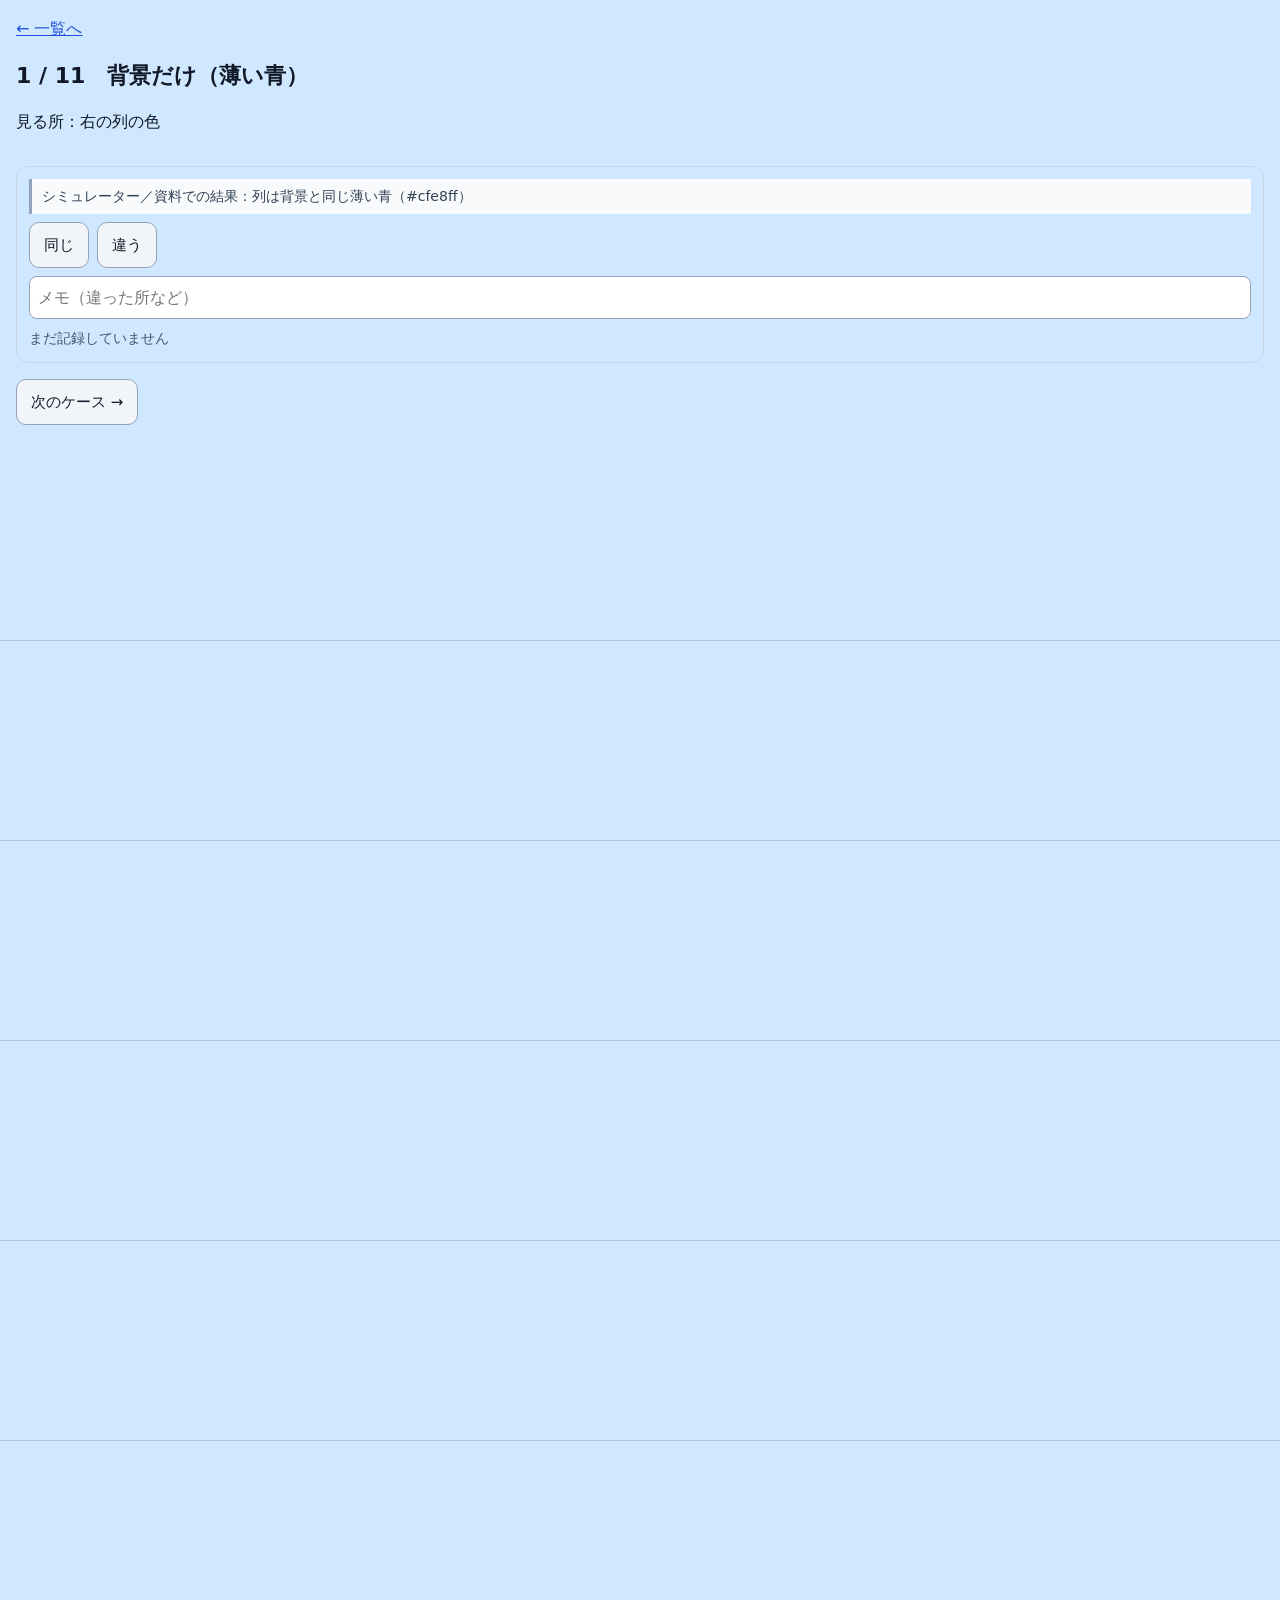
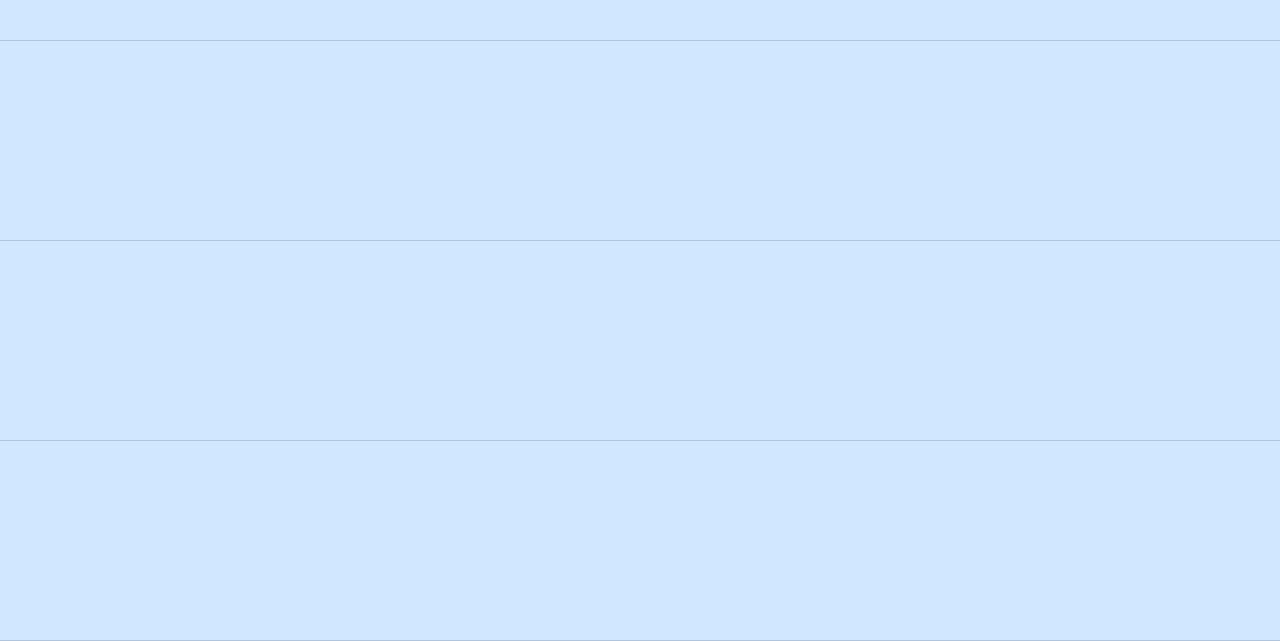
<file: column.html>
<!doctype html>
<html lang="ja">
<head>
<meta charset="utf-8">
<meta name="viewport" content="width=device-width, initial-scale=1">
<script>
  // theme-color のケースだけ、読み込みの時点で meta を足す。
  if (new URLSearchParams(location.search).get("case") === "theme") document.write('<meta name="theme-color" content="#ff0000">');
</script>
<title>Duo 列の色</title>
<link rel="stylesheet" href="lab.css">
<style>
  /* 試すための fixed の要素。ケースごとに JS で出す。 */
  .t-header { position: fixed; z-index: 10; top: 0; left: 0; right: 0; height: 56px; background: #0a7d4f; }
  .t-strip { position: fixed; z-index: 10; top: 0; bottom: 0; right: 0; background: #0a7d4f; }
  .t-sheet { position: fixed; z-index: 10; top: 0; right: 0; bottom: 0; width: 300px; transform: translateX(100%); transition: transform 4s linear; box-shadow: -8px 0 24px rgba(0, 0, 0, .35); }
  .t-sheet.in { transform: none; }
  dialog.t-dialog::backdrop { background: rgba(0, 0, 0, .5); }
  /* 上の帯の分だけ下げて、操作の欄が帯に隠れないようにする。 */
  .pad-top { padding-top: 64px; }
</style>
</head>
<body>
<main id="main">
  <p><a href="index.html">← 一覧へ</a></p>
  <h1 id="title">右の列の色</h1>
  <p id="look"></p>
  <div class="row" id="actions"></div>
  <div id="obs"></div>
  <div class="row" id="nav"></div>
</main>
<div class="filler"></div>
<script type="module">
  import { observationBlock } from "./lab.js";

  const solid = "#ff00ff";
  const CASES = [
    { id: "bg-blue", title: "背景だけ（薄い青）", look: "右の列の色", sim: "列は背景と同じ薄い青（#cfe8ff）", setup: () => setBg("#cfe8ff") },
    { id: "bg-black", title: "背景だけ（黒）", look: "右の列の色", sim: "列は背景と同じ黒（#111111）", setup: () => setBg("#111111", "#eeeeee") },
    { id: "theme", title: "theme-color を赤にする", look: "列や上下に赤が出るか", sim: "効かない（列は白のまま）", setup: () => setBg("#ffffff") },
    { id: "header", title: "上端に全幅の fixed のヘッダー（緑）", look: "ヘッダーが列の手前で切れるか、列の色", sim: "列は白のまま。ヘッダーは列の手前でぷつりと切れる", setup: () => { setBg("#ffffff"); add("div", "t-header"); padTop(); } },
    { id: "strip-6", title: "右端に全高の fixed の帯（幅 6px・緑）", look: "列の全高が緑になるか", sim: "列の全高が緑", setup: () => strip(6, "100%") },
    { id: "strip-5", title: "右端に全高の fixed の帯（幅 5px・緑）", look: "列が緑になるか", sim: "効かない（列は白のまま）", setup: () => strip(5, "100%") },
    { id: "strip-half", title: "右端に高さ半分の fixed の帯（幅 12px・緑）", look: "列が緑になるか", sim: "効かない（列は白のまま）", setup: () => strip(12, "50%") },
    { id: "header-strip", title: "赤いヘッダー＋右端に 12px の緑の帯", look: "列の上の部分（ヘッダーの横）の色", sim: "列は上から下まで緑。ヘッダーの横も緑", setup: () => { setBg("#ffffff"); add("div", "t-header").style.background = "#b91c1c"; strip(12, "100%", false); padTop(); } },
    { id: "dialog", title: "<dialog> を開く（覆いは黒の 50%）", look: "列も暗くなるか", sim: "列もページと同じだけ暗くなる（白なら #7f7f7f）", action: ["開く", () => openDialog()], setup: () => setBg("#ffffff") },
    { id: "sheet-solid", title: "単色の fixed のシートを右から出す（4 秒）", look: "動いている間と、止まった瞬間の、列と下の帯（アドレスバーの裏）の色", sim: "動いている間は列も下の帯も背景色のまま。止まった瞬間に、列の全高と下の帯（全幅）がマゼンタに変わる", action: ["シートを出す", () => slide(solid)], setup: () => setBg("#111111", "#eeeeee") },
    { id: "sheet-gradient", title: "グラデーションの fixed のシートを右から出す", look: "止まった後の列の色", sim: "列は背景色のまま", action: ["シートを出す", () => slide("linear-gradient(180deg, #ff00ff, #00ffff)")], setup: () => setBg("#111111", "#eeeeee") },
  ];

  function setBg(color, ink = "#111827") {
    document.documentElement.style.background = color;
    document.body.style.color = ink;
  }
  function add(tag, className) {
    const el = document.createElement(tag);
    el.className = className;
    document.body.append(el);
    return el;
  }
  function padTop() { document.getElementById("main").classList.add("pad-top"); }
  function strip(width, height, white = true) {
    if (white) setBg("#ffffff");
    const el = add("div", "t-strip");
    el.style.width = `${width}px`;
    if (height !== "100%") Object.assign(el.style, { top: "auto", height });
  }
  function openDialog() {
    const dialog = add("dialog", "t-dialog");
    dialog.textContent = "覆いの外をタップすると閉じます";
    dialog.addEventListener("click", () => dialog.close());
    dialog.showModal();
  }
  function slide(background) {
    const sheet = add("div", "t-sheet");
    sheet.style.background = background;
    sheet.addEventListener("click", () => sheet.remove());
    requestAnimationFrame(() => requestAnimationFrame(() => sheet.classList.add("in")));
  }

  const id = new URLSearchParams(location.search).get("case") ?? CASES[0].id;
  const index = Math.max(0, CASES.findIndex((c) => c.id === id));
  const current = CASES[index];
  document.getElementById("title").textContent = `${index + 1} / ${CASES.length}　${current.title}`;
  document.getElementById("look").textContent = `見る所：${current.look}`;
  current.setup();
  if (current.action) {
    const button = document.createElement("button");
    button.type = "button";
    button.textContent = current.action[0];
    button.addEventListener("click", current.action[1]);
    document.getElementById("actions").append(button);
  }
  observationBlock(document.getElementById("obs"), `column:${current.id}`, current.sim);
  const nav = document.getElementById("nav");
  if (index > 0) nav.insertAdjacentHTML("beforeend", `<a class="button" href="column.html?case=${CASES[index - 1].id}">← 前のケース</a>`);
  if (index < CASES.length - 1) nav.insertAdjacentHTML("beforeend", `<a class="button" href="column.html?case=${CASES[index + 1].id}">次のケース →</a>`);
</script>
</body>
</html>
</file>
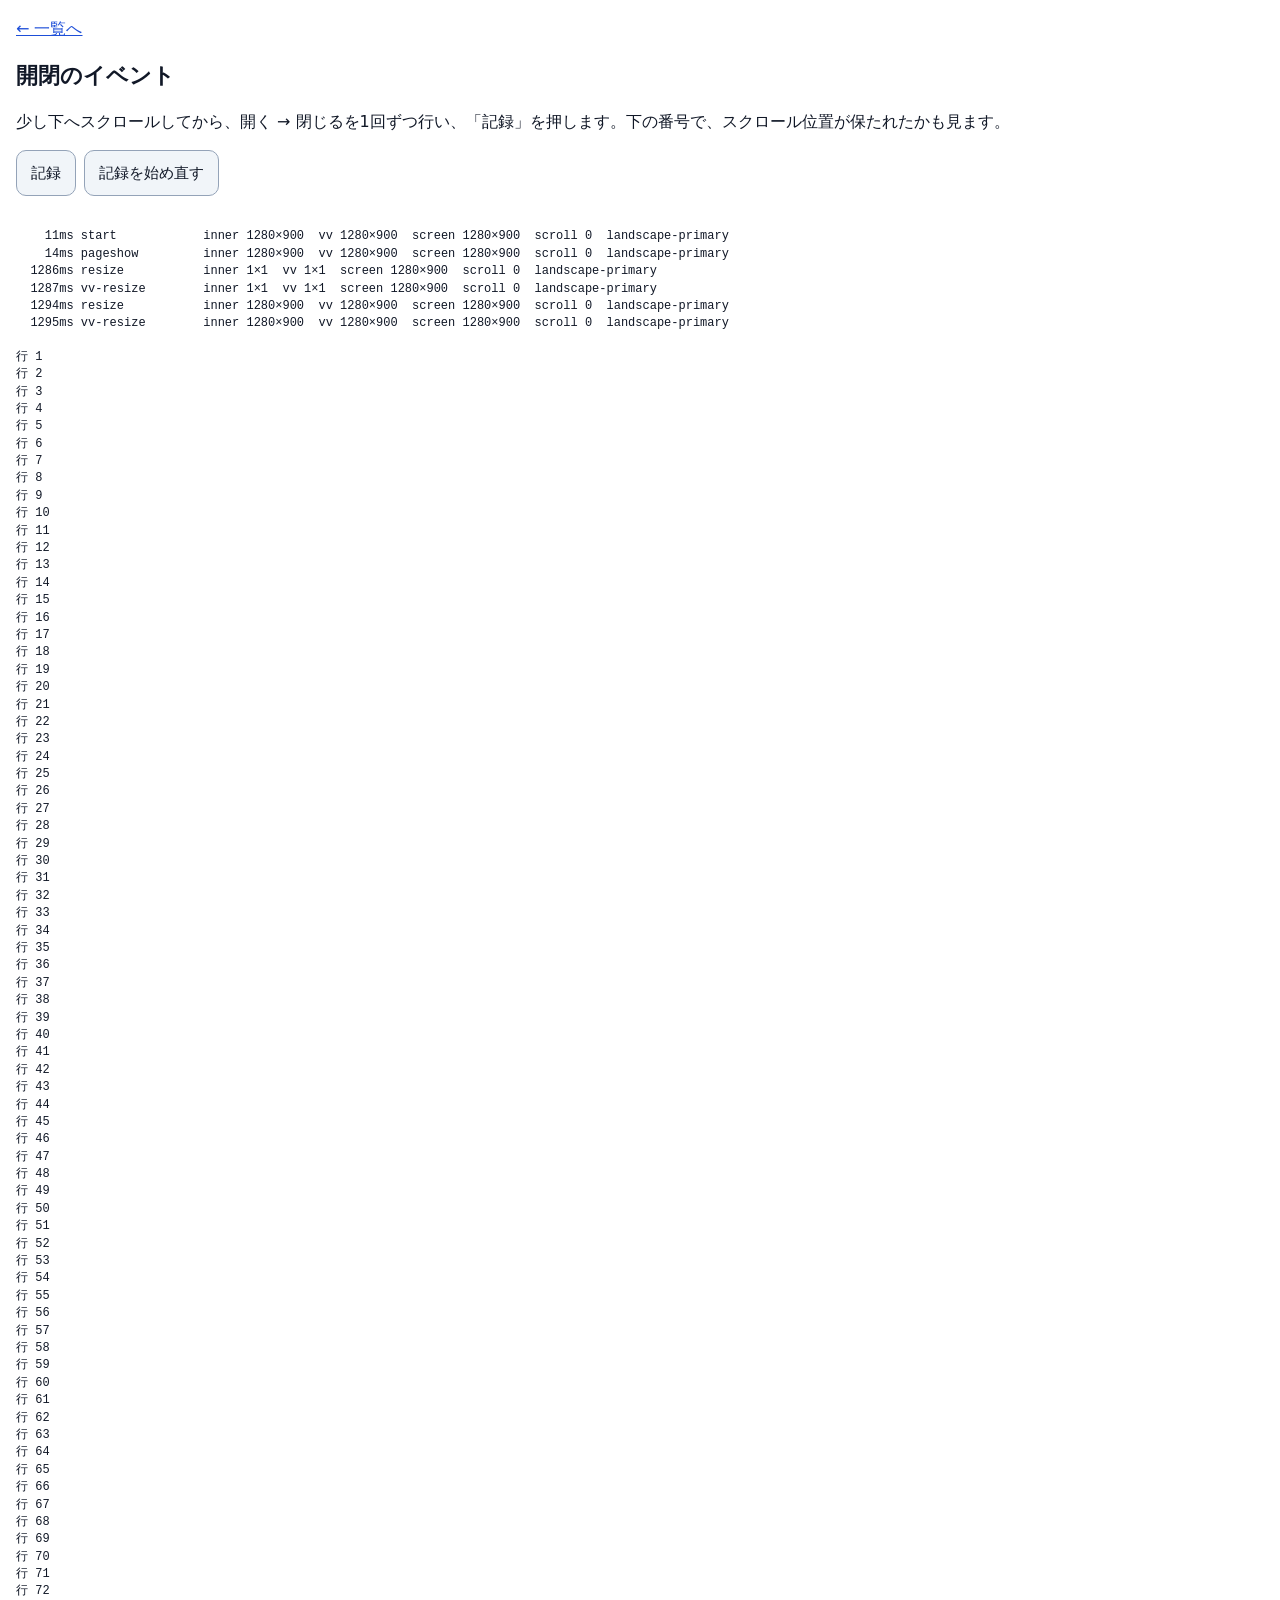
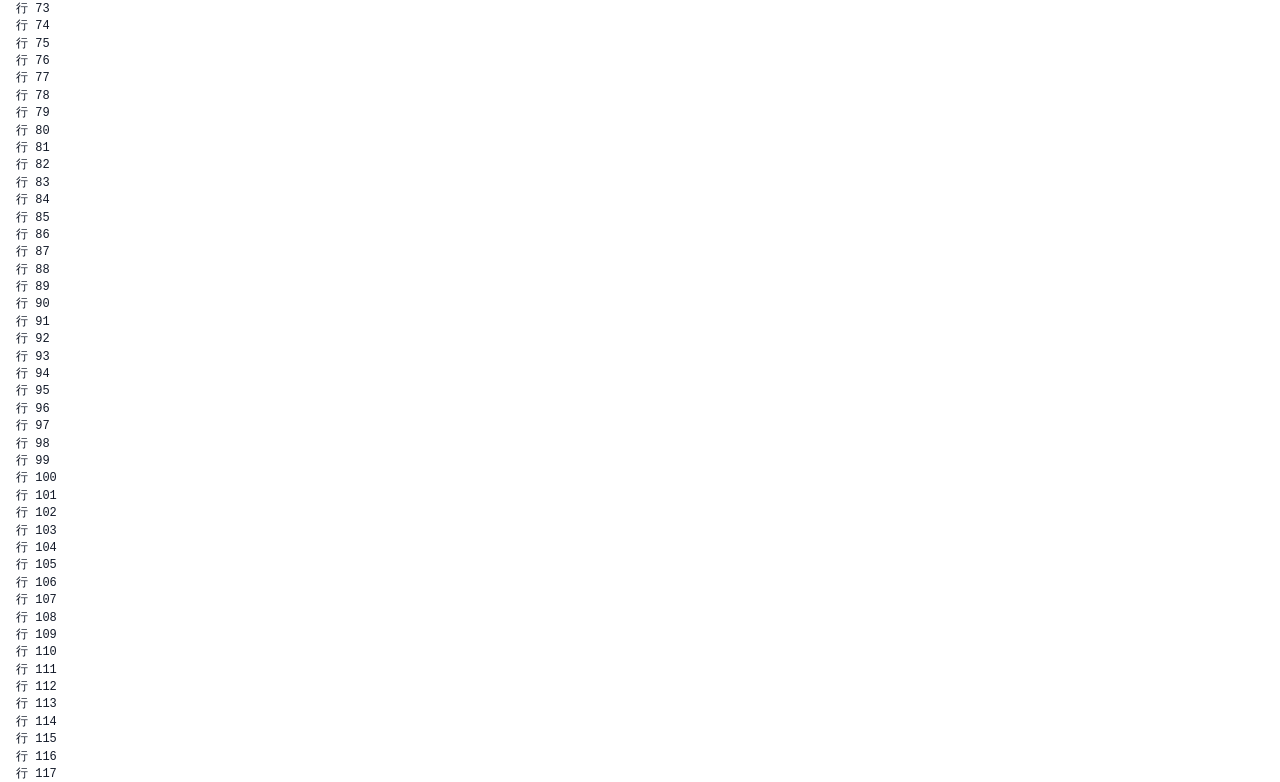
<file: events.html>
<!doctype html>
<html lang="ja">
<head>
<meta charset="utf-8">
<meta name="viewport" content="width=device-width, initial-scale=1">
<title>Duo 開閉のイベント</title>
<link rel="stylesheet" href="lab.css">
</head>
<body>
<main>
  <p><a href="index.html">← 一覧へ</a></p>
  <h1>開閉のイベント</h1>
  <p>少し下へスクロールしてから、開く → 閉じるを1回ずつ行い、「記録」を押します。下の番号で、スクロール位置が保たれたかも見ます。</p>
  <div class="row">
    <button type="button" id="save">記録</button>
    <button type="button" id="reset">記録を始め直す</button>
  </div>
  <p class="muted" id="saved"></p>
  <pre id="log"></pre>
  <div id="lines" class="mono"></div>
</main>
<script type="module">
  import { record, watchEvents } from "./lab.js";

  // スクロール位置が保たれたかを見るための番号つきの行。
  document.getElementById("lines").textContent = Array.from({ length: 120 }, (_, i) => `行 ${i + 1}`).join("\n");
  document.getElementById("lines").style.whiteSpace = "pre";

  let log = [];
  const view = document.getElementById("log");
  const render = () => {
    view.textContent = log.map((e) => `${String(e.t).padStart(6)}ms ${e.type.padEnd(16)} inner ${e.inner.join("×")}  vv ${e.vv ? `${e.vv[0]}×${e.vv[1]}` : "-"}  screen ${e.screen.join("×")}  scroll ${e.scroll[1]}  ${e.orient}`).join("\n");
  };
  watchEvents((entry) => {
    log.push(entry);
    render();
  });
  document.getElementById("save").addEventListener("click", () => {
    const count = record("events", "開閉", log);
    document.getElementById("saved").textContent = `イベント ${log.length} 件を記録しました（全部で ${count} 件）`;
  });
  document.getElementById("reset").addEventListener("click", () => {
    log = [];
    render();
  });
</script>
</body>
</html>
</file>
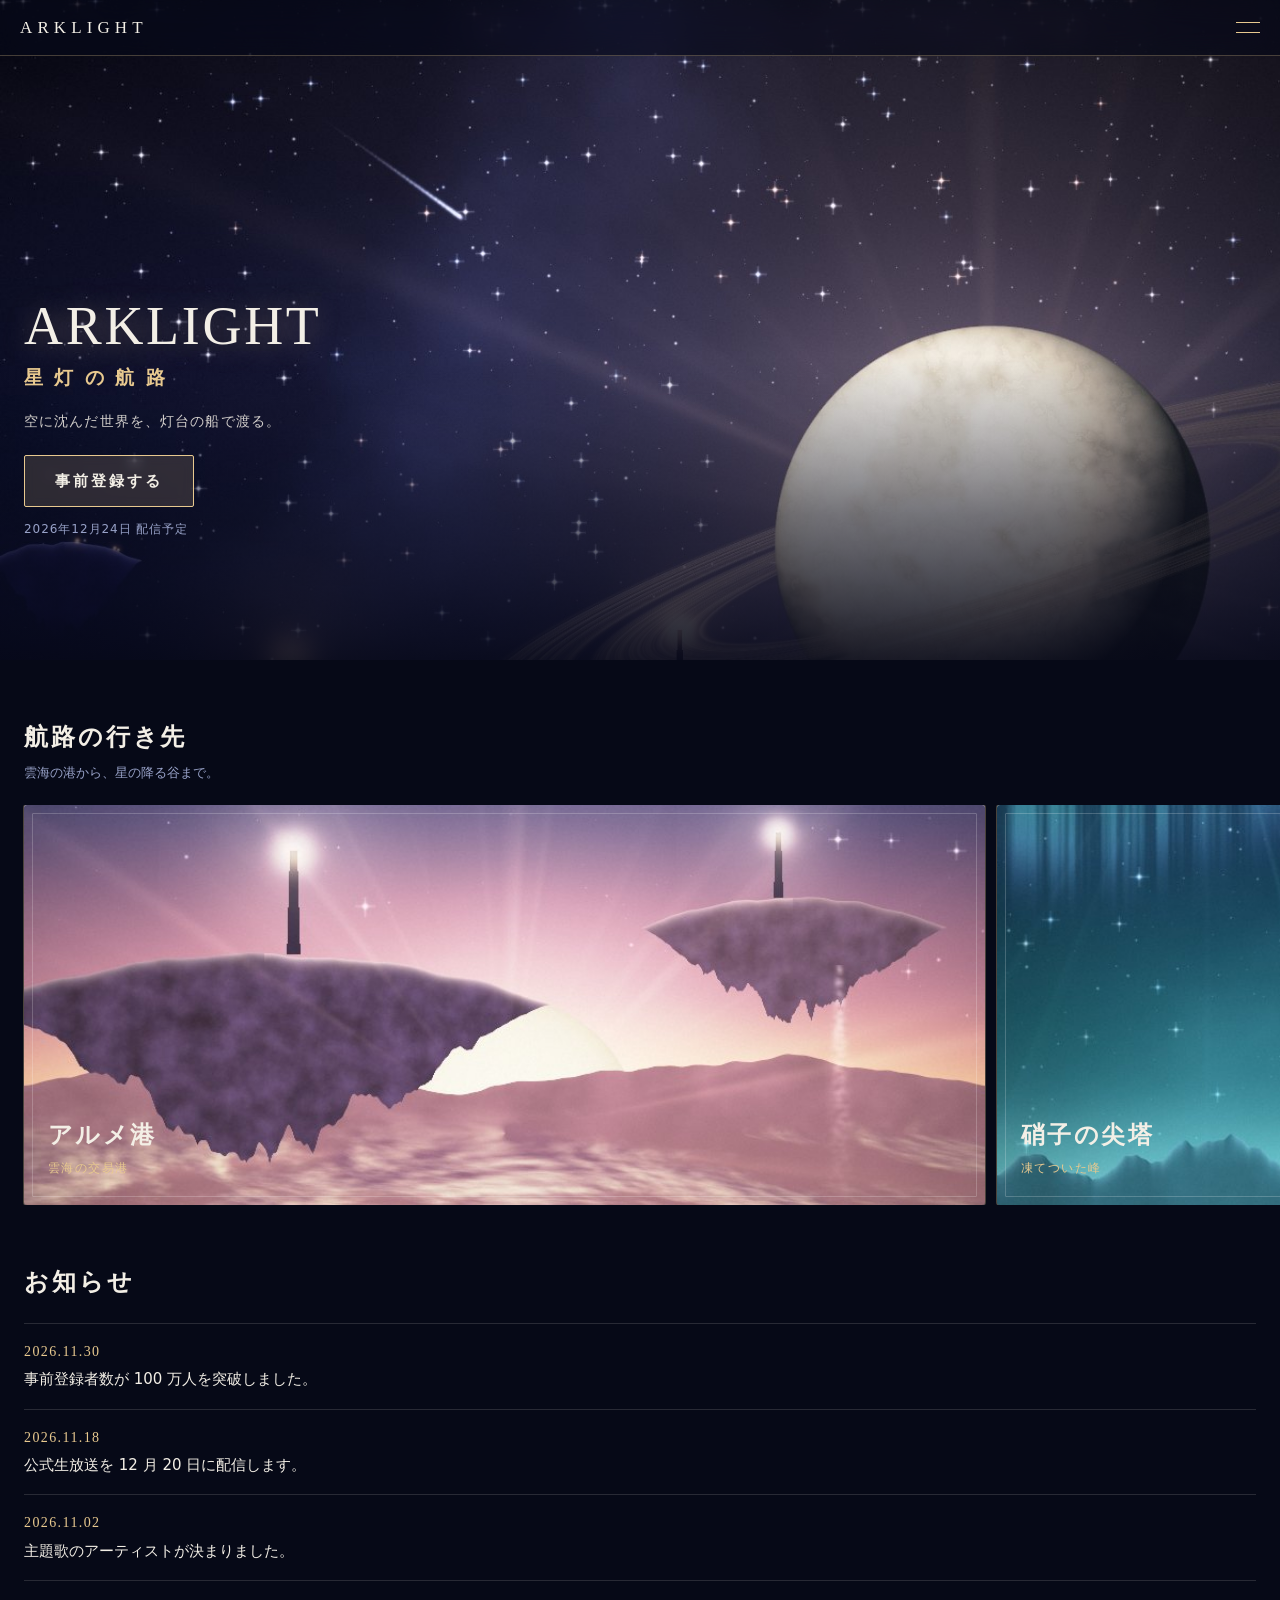
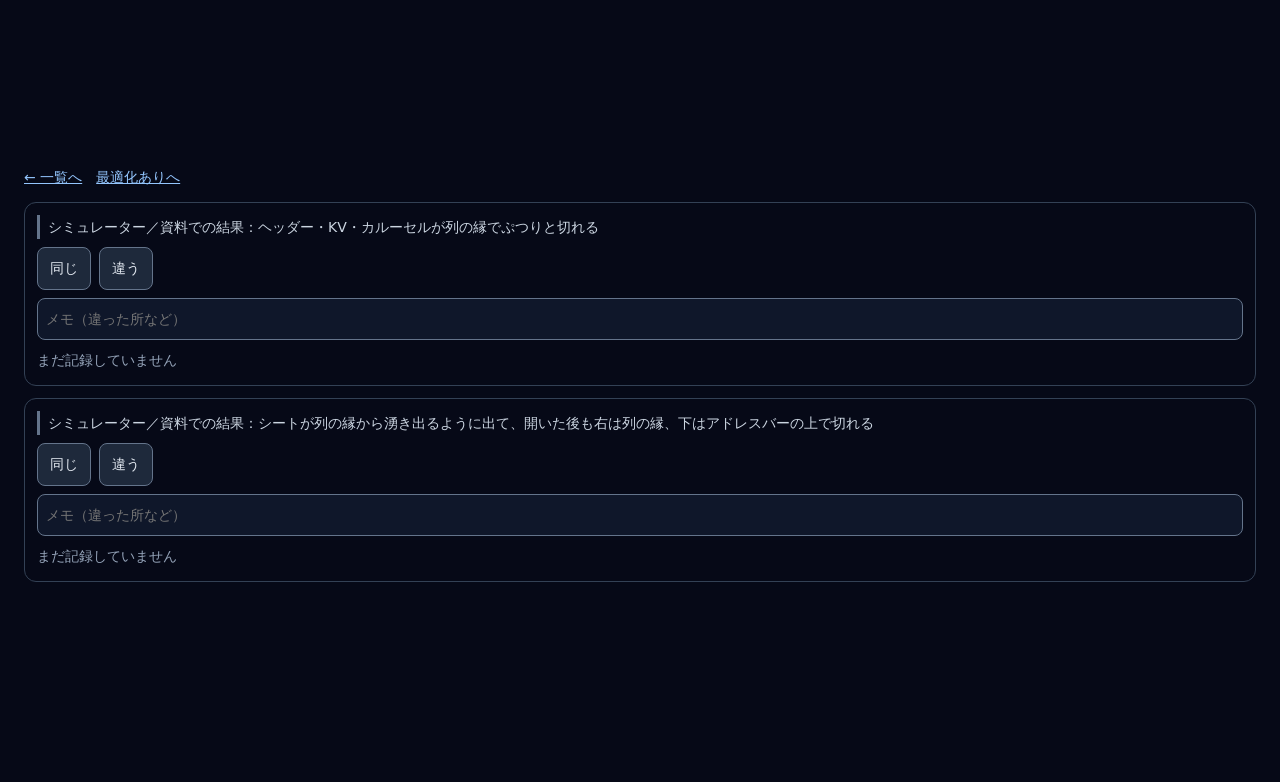
<file: lp.html>
<!doctype html>
<html lang="ja">
<head>
<meta charset="utf-8">
<meta name="viewport" content="width=device-width, initial-scale=1, viewport-fit=cover">
<title>ARKLIGHT 星灯の航路</title>
<!--
  iPhone Duo の右の列で「見切れ」が出るかを比べる、架空のゲーム（ARKLIGHT）の LP。
    ?mode=plain  最適化なし。よくある LP の作り。
    ?mode=duo    最適化あり。KV・ヘッダー・カルーセル・シートを右の列の奥（画面の物理的な右端）まではみ出させ、
                 その副作用（横揺れ・縮小）を止める。列の無い端末では --gutter が 0 になり、はみ出さない。
    ?open=1      読み込みの 1.5 秒後に最初の場所のシートを開く。
    ?mid=1       （open=1 と合わせて）シートを開く途中の位置（translateX(50%)）で止める。撮影用。
    ?slow=1      シートの動きを 3 秒にする（途中を撮るため）。
    ?at=chars    読み込み時にカルーセルの段までスクロールする。
  絵は assets/ の JPEG。assets/src/ の scene.js・scenes.js・gen.mjs で手続き的に描いたもの（node gen.mjs で作り直す）。
-->
<style>
  :root { --page: #060917; --ink: #f3efe6; --gold: #e8c98f; --muted: #98a2c8; --sheet-ms: 450ms; --gutter: 0px;
    --serif: "Bodoni 72", Didot, "Hiragino Mincho ProN", serif; --mincho: "Hiragino Mincho ProN", "Hiragino Mincho Pro", serif; }
  html { background: var(--page); color: var(--ink); }
  body { margin: 0; font: 15px/1.75 "Hiragino Sans", -apple-system, system-ui, sans-serif; }
  h1, h2, h3, p { margin: 0; }

  /* ヘッダー：絵の上に重なる、半透明の濃い帯。 */
  .header { position: fixed; z-index: 20; top: 0; left: 0; right: 0; height: 56px; }
  .header-bar { height: 56px; display: flex; align-items: center; justify-content: space-between; padding: 0 20px; box-sizing: border-box;
    background: rgba(6, 9, 23, .62); -webkit-backdrop-filter: blur(16px) saturate(1.4); backdrop-filter: blur(16px) saturate(1.4);
    border-bottom: 1px solid rgba(232, 201, 143, .28); }
  .logo { font-family: var(--serif); font-size: 17px; letter-spacing: .3em; color: var(--ink); }
  .menu { width: 24px; height: 9px; border-block: 1px solid var(--gold); }

  /* キービジュアル。右に環を持つ巨大な月。右端で切れると月が欠ける。 */
  .hero { position: relative; box-sizing: border-box; height: 660px; overflow: hidden; display: grid; align-content: end; padding: 0 24px 120px; background: #0a0e2a; }
  .hero-img { position: absolute; inset: 0; width: 100%; height: 100%; object-fit: cover; object-position: left top; }
  .hero::after { content: ""; position: absolute; inset: 0; pointer-events: none;
    background: linear-gradient(0deg, rgba(5, 7, 22, .9) 0%, rgba(5, 7, 22, .55) 22%, rgba(5, 7, 22, 0) 46%); }
  .hero-copy { position: relative; z-index: 2; display: grid; gap: 6px; justify-items: start; }
  .title { font-family: var(--serif); font-weight: 400; font-size: 54px; line-height: 1.05; letter-spacing: .05em; text-shadow: 0 2px 28px rgba(255, 214, 168, .35); }
  .title-ja { font-family: var(--mincho); font-weight: 600; font-size: 19px; letter-spacing: .6em; color: var(--gold); }
  .lead { margin-top: 10px; font-family: var(--mincho); font-size: 14px; letter-spacing: .08em; color: rgba(243, 239, 230, .85); }
  .cta { margin-top: 14px; padding: 12px 30px; border: 1px solid var(--gold); border-radius: 2px; background: rgba(232, 201, 143, .16);
    -webkit-backdrop-filter: blur(6px); backdrop-filter: blur(6px); color: var(--ink); font-family: var(--mincho); font-weight: 600; letter-spacing: .2em; }
  .release { margin-top: 6px; font-size: 12px; color: var(--muted); letter-spacing: .08em; }

  /* 行き先のカルーセル。次のカードが右に覗く。 */
  .section { display: grid; gap: 20px; padding: 56px 0 0; }
  .section-head { display: grid; gap: 4px; padding: 0 24px; }
  .section h2 { font-family: var(--mincho); font-weight: 600; font-size: 24px; letter-spacing: .12em; }
  .section-head p { font-size: 13px; color: var(--muted); }
  .chars { display: flex; gap: 12px; overflow-x: auto; scroll-snap-type: x mandatory; padding: 0 24px; scroll-padding: 0 24px; scrollbar-width: none; }
  .char { flex: 0 0 78%; height: 400px; border: 0; padding: 0; font: inherit; text-align: left; color: inherit; border-radius: 3px; scroll-snap-align: start;
    position: relative; overflow: hidden; display: grid; align-content: end; box-shadow: 0 0 0 1px rgba(232, 201, 143, .3); }
  .char img { position: absolute; inset: 0; width: 100%; height: 100%; object-fit: cover; }
  .char::before { content: ""; position: absolute; inset: 0; background: linear-gradient(0deg, rgba(5, 7, 22, .92) 0%, rgba(5, 7, 22, .5) 32%, rgba(5, 7, 22, 0) 58%); }
  .char::after { content: ""; position: absolute; inset: 8px; border: 1px solid rgba(255, 255, 255, .2); border-radius: 1px; pointer-events: none; }
  .char-text { position: relative; z-index: 1; display: grid; gap: 2px; padding: 0 24px 26px; }
  .char h3 { font-family: var(--mincho); font-weight: 600; font-size: 24px; letter-spacing: .1em; }
  .char-sub { font-size: 12px; letter-spacing: .12em; color: var(--gold); }

  .news { display: grid; padding: 0 24px 160px; }
  .news p { display: grid; gap: 2px; padding: 16px 0; border-top: 1px solid rgba(243, 239, 230, .14); }
  .news p:last-child { border-bottom: 1px solid rgba(243, 239, 230, .14); }
  .news time { font-family: var(--serif); font-size: 14px; letter-spacing: .1em; color: var(--gold); }
  .section .news { padding-top: 0; }

  /* 場所のシート。右から出る。 */
  .sheet-body { height: 100%; box-sizing: border-box; background: var(--page); color: var(--ink); overflow: hidden; border-left: 1px solid rgba(232, 201, 143, .3); }
  .sheet-art { display: block; width: 100%; height: 300px; object-fit: cover; -webkit-mask-image: linear-gradient(#000 70%, transparent); mask-image: linear-gradient(#000 70%, transparent); }
  .sheet-text { display: grid; gap: 10px; padding: 0 24px 24px; margin-top: -20px; position: relative; }
  .sheet-kana { font-size: 12px; letter-spacing: .3em; color: var(--gold); }
  .sheet-body h3 { font-family: var(--mincho); font-weight: 600; font-size: 28px; letter-spacing: .1em; line-height: 1.3; }
  .sheet-text p { font-family: var(--mincho); font-size: 15px; line-height: 1.9; color: rgba(243, 239, 230, .88); }
  /* 最適化なし：よくある fixed の <dialog>。 */
  dialog.sheet { position: fixed; inset: 0 0 0 auto; width: 86%; max-width: none; height: auto; max-height: none; margin: 0; padding: 0; border: 0; outline: none;
    background: none; color: inherit; box-shadow: -12px 0 32px rgba(0, 0, 0, .5); transform: translateX(100%); transition: transform var(--sheet-ms) ease; }
  dialog.sheet.in { transform: none; }
  dialog.sheet::backdrop { background: rgba(0, 0, 0, .55); }
  /* 最適化あり：文書の中の absolute の層を、開いた時点のスクロール位置に置く（top は JS）。
     fixed・sticky・最上位の層（<dialog>）は列の縁で切られ、右端に接すると Safari が列を塗りつぶす面を被せるので使わない。 */
  .layer { position: absolute; z-index: 30; top: 0; left: 0; width: 100%; height: 0; }
  .layer[hidden] { display: none; }
  /* 動いている間のはみ出しで文書の幅が広がらないよう、列の奥までの箱で切る。高さはアドレスバーの裏まで。 */
  .layer-clip { position: absolute; top: 0; left: 0; width: calc(100% + var(--gutter)); height: calc(100lvh + 160px); overflow: clip; }
  .layer-backdrop { position: absolute; inset: 0; background: rgba(0, 0, 0, .55); opacity: 0; transition: opacity var(--sheet-ms) ease; }
  /* 幅は「見える範囲の 86%」に列の幅を足したもの（.layer-clip の幅は見える範囲 + 列の幅）。 */
  .layer-sheet { position: absolute; top: 0; right: 0; bottom: 0; width: calc((100% - var(--gutter)) * .86 + var(--gutter)); box-shadow: -12px 0 32px rgba(0, 0, 0, .5); transform: translateX(100%); transition: transform var(--sheet-ms) ease; }
  .layer-sheet .sheet-text { padding-right: calc(24px + var(--gutter)); }
  .layer.in .layer-backdrop { opacity: 1; }
  .layer.in .layer-sheet { transform: none; }
  /* ?mid=1：開く途中の位置で止める（撮影用）。 */
  .mid dialog.sheet, .mid .layer-sheet { transition: none; transform: translateX(50%); }
  .mid .layer-backdrop { transition: none; opacity: .5; }

  /* ===== 最適化あり：右の列の奥まで（--gutter の分だけ）はみ出させる。文字は見える範囲に置く。 ===== */
  /* ヘッダー：上に残し続ける（fixed・sticky）と列の縁で切られるので、KV に重ねてスクロールで流れる absolute にする。 */
  .duo .header { position: absolute; right: auto; width: calc(100% + var(--gutter)); }
  .duo .header-bar { padding-right: calc(20px + var(--gutter)); }
  .duo .hero { margin-right: calc(-1 * var(--gutter)); padding-right: calc(24px + var(--gutter)); }
  .duo .chars { margin-right: calc(-1 * var(--gutter)); padding-right: calc(24px + var(--gutter)); }
</style>
</head>
<body>
<div class="layer" id="layer" hidden>
  <div class="layer-clip">
    <div class="layer-backdrop" id="layer-backdrop"></div>
    <div class="layer-sheet" role="dialog" aria-modal="true" aria-labelledby="layer-name">
      <div class="sheet-body"><img class="sheet-art" id="layer-art" alt=""><div class="sheet-text"><span class="sheet-kana" id="layer-kana"></span><h3 id="layer-name">アルメ港</h3><p id="layer-text"></p></div></div>
    </div>
  </div>
</div>
<header class="header"><div class="header-bar"><span class="logo">ARKLIGHT</span><span class="menu"></span></div></header>
<section class="hero">
  <img class="hero-img" src="assets/hero.jpg" alt="">
  <div class="hero-copy">
    <h1 class="title">ARKLIGHT</h1>
    <p class="title-ja">星灯の航路</p>
    <p class="lead">空に沈んだ世界を、灯台の船で渡る。</p>
    <a class="cta">事前登録する</a>
    <p class="release">2026年12月24日 配信予定</p>
  </div>
</section>
<section class="section" id="chars">
  <div class="section-head"><h2>航路の行き先</h2><p>雲海の港から、星の降る谷まで。</p></div>
  <div class="chars">
    <button class="char" data-name="アルメ港" data-kana="雲海の交易港" data-img="assets/harbor.jpg" data-text="雲の海に浮かぶ交易の港。夜明けごとに、灯台の船団が空へ漕ぎ出す。"><img src="assets/harbor.jpg" alt=""><span class="char-text"><h3>アルメ港</h3><span class="char-sub">雲海の交易港</span></span></button>
    <button class="char" data-name="硝子の尖塔" data-kana="凍てついた峰" data-img="assets/spires.jpg" data-text="凍てついた峰が空へ伸びる。夜には、天幕のようなオーロラが降りる。"><img src="assets/spires.jpg" alt=""><span class="char-text"><h3>硝子の尖塔</h3><span class="char-sub">凍てついた峰</span></span></button>
    <button class="char" data-name="墜星の谷" data-kana="星の欠片が眠る谷" data-img="assets/valley.jpg" data-text="空から落ちた星の欠片が眠る谷。拾い集めると、航路を照らす灯になる。"><img src="assets/valley.jpg" alt=""><span class="char-text"><h3>墜星の谷</h3><span class="char-sub">星の欠片が眠る谷</span></span></button>
    <button class="char" data-name="翠の浮島" data-kana="滝が雲へ落ちる島" data-img="assets/isles.jpg" data-text="滝が雲海へ落ちていく緑の島。島ごとに、違う風が吹いている。"><img src="assets/isles.jpg" alt=""><span class="char-text"><h3>翠の浮島</h3><span class="char-sub">滝が雲へ落ちる島</span></span></button>
  </div>
</section>
<section class="section">
  <div class="section-head"><h2>お知らせ</h2></div>
  <div class="news">
    <p><time>2026.11.30</time>事前登録者数が 100 万人を突破しました。</p>
    <p><time>2026.11.18</time>公式生放送を 12 月 20 日に配信します。</p>
    <p><time>2026.11.02</time>主題歌のアーティストが決まりました。</p>
  </div>
</section>
<!-- 実機の確認の記録の欄。LP の見た目に混ざらないよう、ページの一番下に置く。 -->
<section class="obs-area" id="obs-area">
  <p><a href="index.html">← 一覧へ</a>　<a id="other-mode"></a></p>
</section>
<style>
  .obs-area { display: grid; gap: 12px; padding: 24px 24px 200px; color: #e2e8f0; font-size: 14px; }
  .obs-area a { color: #93c5fd; }
  .obs-area .card { display: grid; gap: 8px; padding: 12px; border: 1px solid #334155; border-radius: 12px; }
  .obs-area .sim { color: #cbd5e1; border-left: 3px solid #64748b; padding-left: 8px; }
  .obs-area .row { display: flex; flex-wrap: wrap; gap: 8px; }
  .obs-area button { font: inherit; padding: 8px 12px; border-radius: 8px; border: 1px solid #64748b; background: #1e293b; color: #e2e8f0; }
  .obs-area button.on { background: #2563eb; border-color: #2563eb; }
  .obs-area input { font: inherit; padding: 8px; border-radius: 8px; border: 1px solid #64748b; background: #0f172a; color: #e2e8f0; }
  .obs-area .muted { color: #94a3b8; }
</style>
<script type="module">
  import { observationBlock } from "./lab.js";

  // モードごとの確認の項目。結果は一覧のページから QR で持ち出す。
  const duoMode = new URLSearchParams(location.search).get("mode") === "duo";
  const other = document.getElementById("other-mode");
  other.href = `lp.html?mode=${duoMode ? "plain" : "duo"}`;
  other.textContent = duoMode ? "最適化なしへ" : "最適化ありへ";
  const ITEMS = duoMode
    ? [
        ["lp:duo-bleed", "KV・ヘッダー・カルーセル・シートが、列の奥（画面の物理的な右端）まで描かれる"],
        ["lp:duo-drag", "ページを横にドラッグしても、ページは横に動かない（押さえている間も）"],
        ["lp:duo-carousel", "カルーセルの上で横にスワイプすると、カルーセルだけが動く"],
        ["lp:duo-pinchout", "ピンチで縮めても 1 倍で止まる（タブの一覧が開くのは Safari の普段の動き）"],
        ["lp:duo-zoompan", "ピンチで拡大すると、横にも見て回れる。等倍に戻すと、また横に動かなくなる"],
        ["lp:duo-sheet", "シートが画面の右端から滑り込み、列の下とアドレスバーの裏まで覆う。開いている間は後ろのページが動かない"],
        ["lp:duo-doubletap", "未確認。シートを開いたままダブルタップしたとき、拡大して戻せなくならないか（Bug 325368 の恐れ）"],
      ]
    : [
        ["lp:plain-cut", "ヘッダー・KV・カルーセルが列の縁でぷつりと切れる"],
        ["lp:plain-sheet", "シートが列の縁から湧き出るように出て、開いた後も右は列の縁、下はアドレスバーの上で切れる"],
      ];
  const area = document.getElementById("obs-area");
  for (const [id, expected] of ITEMS) {
    const block = document.createElement("div");
    area.append(block);
    observationBlock(block, id, expected);
  }
</script>
<dialog class="sheet" id="sheet">
  <div class="sheet-body"><img class="sheet-art" id="sheet-art" alt=""><div class="sheet-text"><span class="sheet-kana" id="sheet-kana"></span><h3 id="sheet-name">アルメ港</h3><p id="sheet-text"></p></div></div>
</dialog>
<script>
  const params = new URLSearchParams(location.search);
  const root = document.documentElement;
  const duo = params.get("mode") === "duo";
  root.classList.add(duo ? "duo" : "plain");
  if (params.get("slow") === "1") root.style.setProperty("--sheet-ms", "3s");
  const sheet = document.getElementById("sheet");
  const layer = document.getElementById("layer");
  const nextFrame = (callback) => requestAnimationFrame(() => requestAnimationFrame(callback));
  let fit = () => {};

  if (duo) {
    // 等倍より縮めると、列の奥に置いた分まで画面に収めようとして 0.82 倍まで縮むので止める。
    document.querySelector('meta[name="viewport"]').content += ", minimum-scale=1";
    // 右の列の幅を測って --gutter に入れ、はみ出しで生まれる横揺れを止める。
    // 列の幅は CSS では取れない（env(safe-area-inset-right) は 0）。列の無い端末では 0 になる。
    // 横揺れは、等倍の間だけ touch-action で横の移動を止め、拡大したら外して見て回れるようにする。
    // シートを開いている間は、後ろのページを動かさない（none）。
    fit = () => {
      const zoomed = visualViewport.scale > 1.01;
      root.style.touchAction = !layer.hidden ? "none" : zoomed ? "" : "pan-y pinch-zoom";
      if (zoomed) return;
      if (scrollX !== 0) scrollTo(0, scrollY);
      const portrait = matchMedia("(orientation: portrait)").matches;
      const gutter = portrait ? Math.max(0, screen.width - root.clientWidth) : 0;
      root.style.setProperty("--gutter", `${gutter}px`);
    };
    visualViewport.addEventListener("resize", fit);
    visualViewport.addEventListener("scroll", fit);
    addEventListener("resize", fit);
    fit();
  }

  const mid = params.get("mid") === "1";
  if (mid) root.classList.add("mid");
  const fill = (prefix, card) => {
    document.getElementById(`${prefix}-name`).textContent = card.dataset.name;
    document.getElementById(`${prefix}-kana`).textContent = card.dataset.kana;
    document.getElementById(`${prefix}-text`).textContent = card.dataset.text;
    document.getElementById(`${prefix}-art`).src = card.dataset.img;
  };

  function openSheet(card) {
    if (duo) {
      fill("layer", card);
      layer.style.top = `${scrollY}px`;
      layer.hidden = false;
      fit();
      if (!mid) nextFrame(() => layer.classList.add("in"));
    } else {
      fill("sheet", card);
      sheet.showModal();
      if (!mid) nextFrame(() => sheet.classList.add("in"));
    }
  }
  for (const card of document.querySelectorAll(".char")) card.addEventListener("click", () => openSheet(card));
  sheet.addEventListener("click", (event) => { if (event.target === sheet) sheet.close(); });
  sheet.addEventListener("close", () => sheet.classList.remove("in"));
  document.getElementById("layer-backdrop").addEventListener("click", () => layer.classList.remove("in"));
  layer.addEventListener("transitionend", () => {
    if (layer.classList.contains("in")) return;
    layer.hidden = true;
    fit();
  });

  addEventListener("load", () => {
    if (params.get("at") === "chars") document.getElementById("chars").scrollIntoView({ block: "start" });
    if (params.get("open") === "1") setTimeout(() => openSheet(document.querySelector(".char")), 1500);
  });

  // ?debug=1：測定用。要所の値を測定のサーバーへ送る。
  if (params.get("debug") === "1") {
    const rect = (selector) => {
      const r = document.querySelector(selector).getBoundingClientRect();
      return [Math.round(r.left), Math.round(r.top), Math.round(r.right), Math.round(r.bottom)];
    };
    const send = (event) => navigator.sendBeacon("/log", JSON.stringify({
      label: `lp-${params.get("mode")}`, event, t: Math.round(performance.now()),
      inner: [innerWidth, innerHeight], scroll: [scrollX, scrollY],
      scrollSize: [root.scrollWidth, root.scrollHeight], scale: visualViewport.scale,
      gutter: getComputedStyle(root).getPropertyValue("--gutter"), touchAction: root.style.touchAction,
      header: rect(".header-bar"), hero: rect(".hero"), chars: rect(".chars"), layerClip: rect(".layer-clip"),
      headerStyle: getComputedStyle(document.querySelector(".header")).position,
      charsScrollLeft: document.querySelector(".chars").scrollLeft,
    }));
    send("script");
    let settle;
    const later = (event) => () => { clearTimeout(settle); settle = setTimeout(() => send(event), 400); };
    addEventListener("scroll", later("scroll-end"));
    document.querySelector(".chars").addEventListener("scroll", later("chars-scroll-end"));
    addEventListener("load", () => send("load"));
    for (const ms of [1000, 3000, 7000]) setTimeout(() => send(`t${ms}`), ms);
  }
</script>
</body>
</html>
</file>
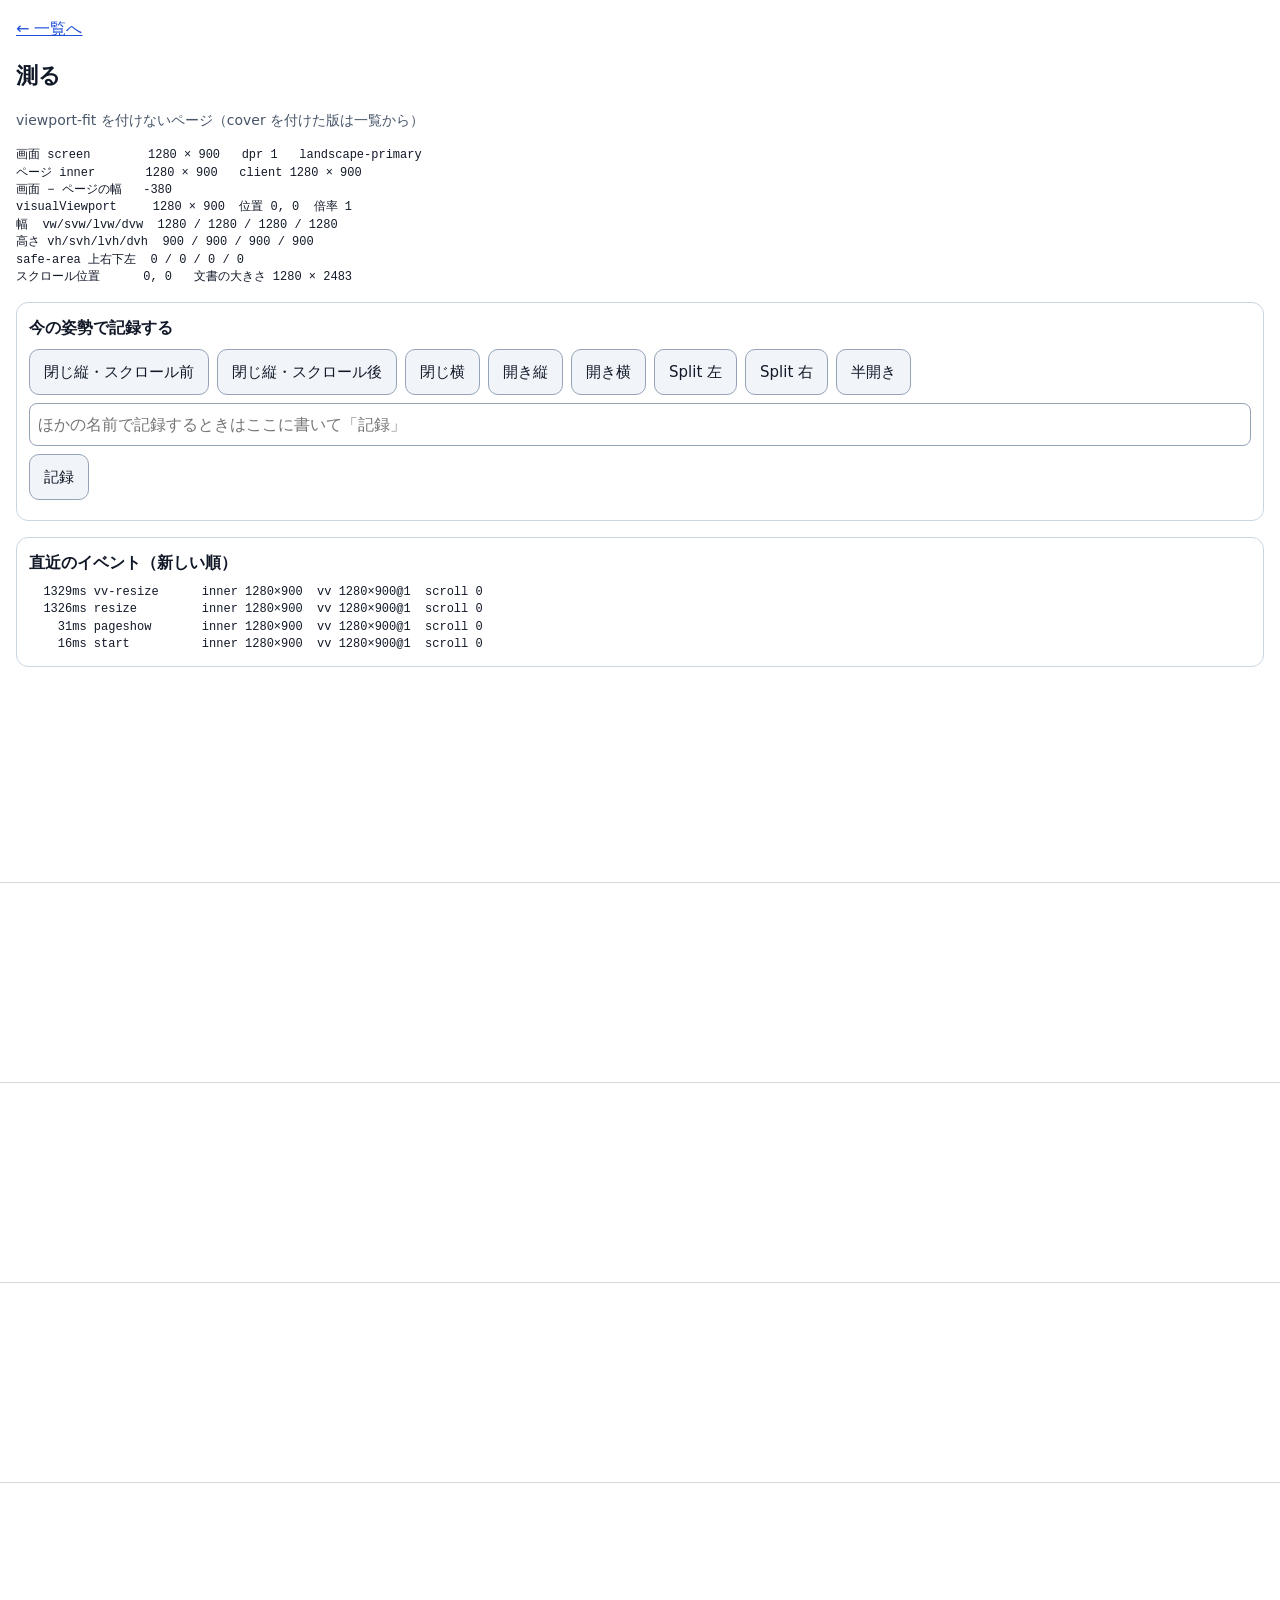
<file: measure.html>
<!doctype html>
<html lang="ja">
<head>
<meta charset="utf-8">
<meta name="viewport" content="width=device-width, initial-scale=1">
<script>
  // ?cover=1 のときだけ viewport-fit=cover を付ける。
  if (new URLSearchParams(location.search).get("cover") === "1") {
    document.querySelector('meta[name="viewport"]').content += ", viewport-fit=cover";
  }
</script>
<title>Duo 測る</title>
<link rel="stylesheet" href="lab.css">
</head>
<body>
<main>
  <p><a href="index.html">← 一覧へ</a></p>
  <h1>測る</h1>
  <p class="muted" id="mode"></p>
  <pre id="values"></pre>
  <div class="card">
    <strong>今の姿勢で記録する</strong>
    <div class="row" id="labels"></div>
    <input type="text" id="custom" placeholder="ほかの名前で記録するときはここに書いて「記録」">
    <div class="row"><button type="button" id="save">記録</button></div>
    <p class="muted" id="saved"></p>
  </div>
  <div class="card">
    <strong>直近のイベント（新しい順）</strong>
    <pre id="events"></pre>
  </div>
</main>
<div class="filler"></div>
<script type="module">
  import { measure, describe, record, watchEvents } from "./lab.js";

  const cover = new URLSearchParams(location.search).get("cover") === "1";
  document.getElementById("mode").textContent = cover ? "viewport-fit=cover を付けたページ" : "viewport-fit を付けないページ（cover を付けた版は一覧から）";

  const LABELS = ["閉じ縦・スクロール前", "閉じ縦・スクロール後", "閉じ横", "開き縦", "開き横", "Split 左", "Split 右", "半開き"];
  const labels = document.getElementById("labels");
  const saved = document.getElementById("saved");
  const save = (label) => {
    const count = record("snapshot", `${label}${cover ? "（cover）" : ""}`, { ...measure(), events: recent.slice(0, 12) });
    saved.textContent = `「${label}」を記録しました（全部で ${count} 件）`;
  };
  for (const label of LABELS) {
    const button = document.createElement("button");
    button.type = "button";
    button.textContent = label;
    button.addEventListener("click", () => save(label));
    labels.append(button);
  }
  document.getElementById("save").addEventListener("click", () => {
    const label = document.getElementById("custom").value.trim();
    if (label) save(label);
  });

  const values = document.getElementById("values");
  const update = () => { values.textContent = describe(measure()); };
  const recent = [];
  const events = document.getElementById("events");
  watchEvents((entry) => {
    recent.unshift(entry);
    recent.length = Math.min(recent.length, 30);
    events.textContent = recent.map((e) => `${String(e.t).padStart(6)}ms ${e.type.padEnd(14)} inner ${e.inner.join("×")}  vv ${e.vv ? `${e.vv[0]}×${e.vv[1]}@${e.vv[4]}` : "-"}  scroll ${e.scroll[1]}`).join("\n");
    update();
  });
  update();
</script>
</body>
</html>
</file>
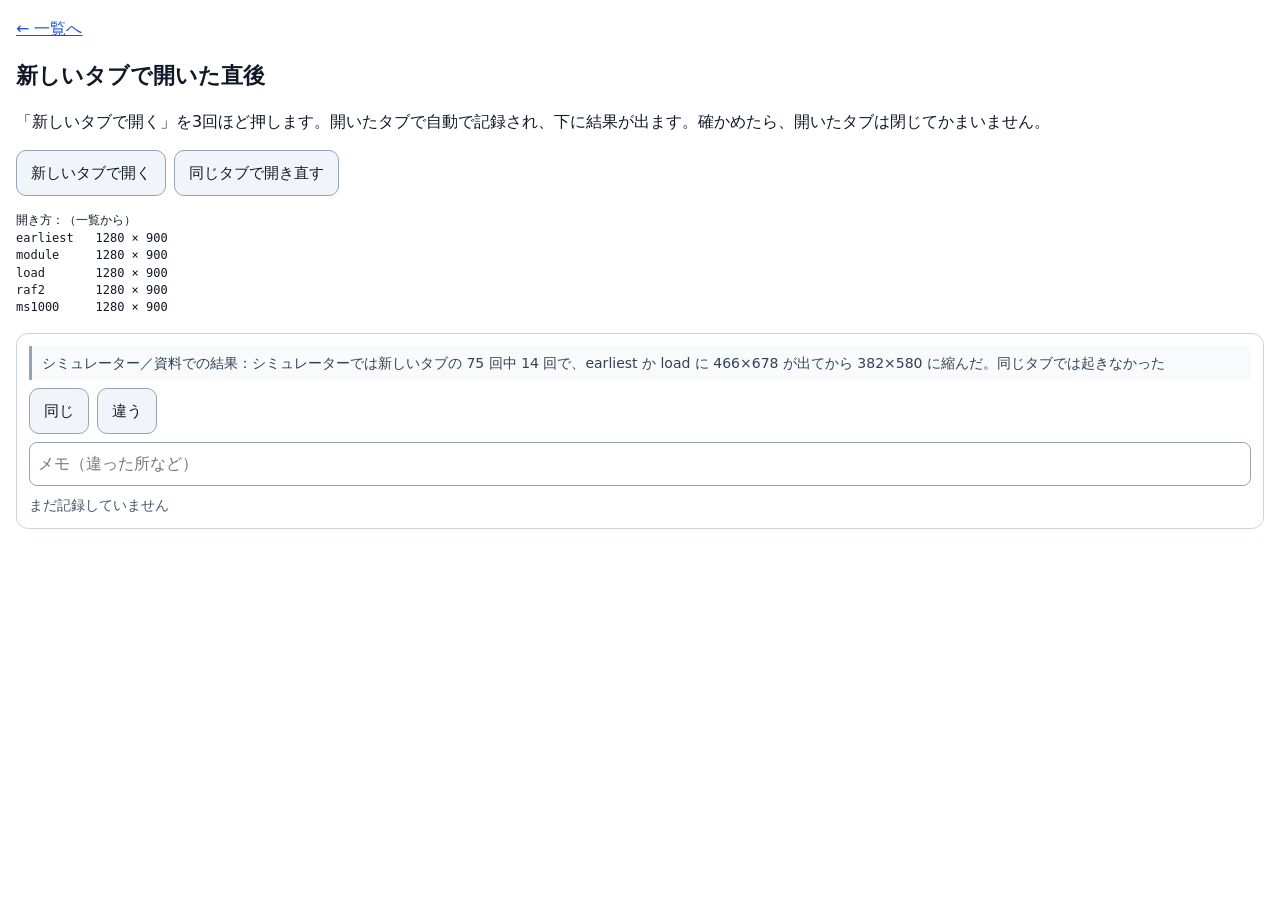
<file: newtab.html>
<!doctype html>
<html lang="ja">
<head>
<meta charset="utf-8">
<meta name="viewport" content="width=device-width, initial-scale=1">
<title>Duo 新しいタブ</title>
<link rel="stylesheet" href="lab.css">
<script>
  // 読み込みのいちばん早い時点の大きさ。新しいタブでは画面いっぱい（466×678）が先に出ることがある。
  window.earliest = [innerWidth, innerHeight];
</script>
</head>
<body>
<main>
  <p><a href="index.html">← 一覧へ</a></p>
  <h1>新しいタブで開いた直後</h1>
  <p>「新しいタブで開く」を3回ほど押します。開いたタブで自動で記録され、下に結果が出ます。確かめたら、開いたタブは閉じてかまいません。</p>
  <div class="row">
    <a class="button" href="newtab.html?via=new" target="_blank">新しいタブで開く</a>
    <a class="button" href="newtab.html?via=same">同じタブで開き直す</a>
  </div>
  <pre id="values"></pre>
  <div id="obs"></div>
</main>
<script type="module">
  import { record, observationBlock } from "./lab.js";

  const via = new URLSearchParams(location.search).get("via");
  const samples = { earliest: window.earliest, module: [innerWidth, innerHeight] };
  const show = () => { document.getElementById("values").textContent = `開き方：${via ?? "（一覧から）"}\n${Object.entries(samples).map(([k, v]) => `${k.padEnd(10)} ${v.join(" × ")}`).join("\n")}`; };
  addEventListener("load", () => { samples.load = [innerWidth, innerHeight]; show(); });
  requestAnimationFrame(() => requestAnimationFrame(() => { samples.raf2 = [innerWidth, innerHeight]; show(); }));
  setTimeout(() => {
    samples.ms1000 = [innerWidth, innerHeight];
    show();
    if (via) record("newtab", `新しいタブ（${via}）`, samples);
  }, 1000);
  show();
  observationBlock(document.getElementById("obs"), "newtab", "シミュレーターでは新しいタブの 75 回中 14 回で、earliest か load に 466×678 が出てから 382×580 に縮んだ。同じタブでは起きなかった");
</script>
</body>
</html>
</file>
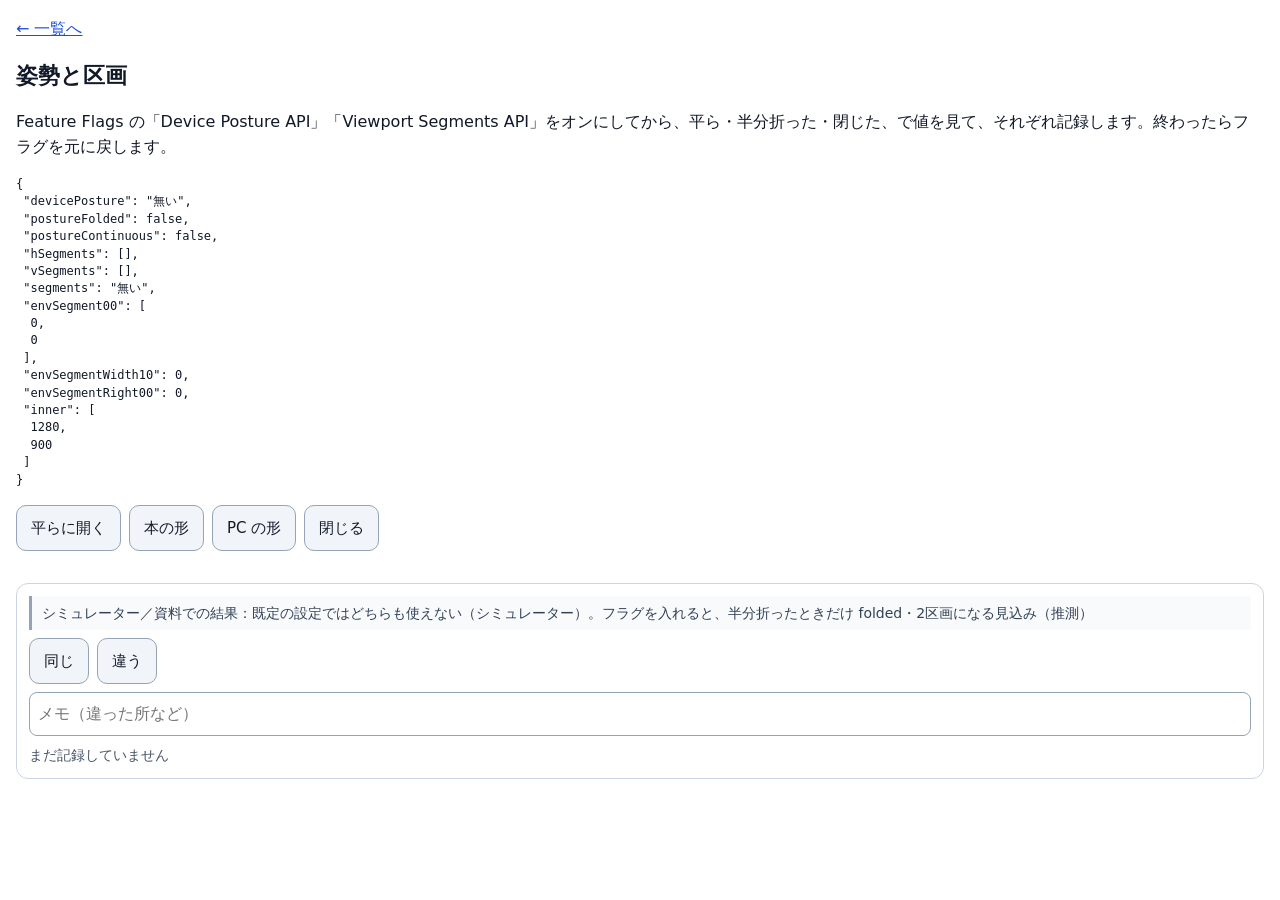
<file: posture.html>
<!doctype html>
<html lang="ja">
<head>
<meta charset="utf-8">
<meta name="viewport" content="width=device-width, initial-scale=1, viewport-fit=cover">
<title>Duo 姿勢と区画</title>
<link rel="stylesheet" href="lab.css">
<style>
  /* 定義が無ければ代わりの値（123px）になる。宣言ごと読み捨てられると 0 になる。 */
  #seg-w { position: absolute; visibility: hidden; width: env(viewport-segment-width 0 0, 123px); height: env(viewport-segment-height 0 0, 123px); }
  #seg-w2 { position: absolute; visibility: hidden; width: env(viewport-segment-width 1 0, 123px); }
  #seg-r { position: absolute; visibility: hidden; width: env(viewport-segment-right 0 0, 123px); }
</style>
</head>
<body>
<div id="seg-w"></div><div id="seg-w2"></div><div id="seg-r"></div>
<main>
  <p><a href="index.html">← 一覧へ</a></p>
  <h1>姿勢と区画</h1>
  <p>Feature Flags の「Device Posture API」「Viewport Segments API」をオンにしてから、平ら・半分折った・閉じた、で値を見て、それぞれ記録します。終わったらフラグを元に戻します。</p>
  <pre id="values"></pre>
  <div class="row">
    <button type="button" data-label="平らに開く">平らに開く</button>
    <button type="button" data-label="本の形に半分折る">本の形</button>
    <button type="button" data-label="PC の形に半分折る">PC の形</button>
    <button type="button" data-label="閉じる">閉じる</button>
  </div>
  <p class="muted" id="saved"></p>
  <div id="obs"></div>
</main>
<script type="module">
  import { record, observationBlock } from "./lab.js";

  const query = (q) => matchMedia(q).matches;
  const box = (id) => {
    const r = document.getElementById(id).getBoundingClientRect();
    return [r.width, r.height];
  };
  const read = () => ({
    devicePosture: navigator.devicePosture ? navigator.devicePosture.type : "無い",
    postureFolded: query("(device-posture: folded)"),
    postureContinuous: query("(device-posture: continuous)"),
    hSegments: [1, 2, 3].filter((n) => query(`(horizontal-viewport-segments: ${n})`)),
    vSegments: [1, 2, 3].filter((n) => query(`(vertical-viewport-segments: ${n})`)),
    segments: window.viewport?.segments ? Array.from(window.viewport.segments, (r) => [r.x, r.y, r.width, r.height]) : "無い",
    envSegment00: box("seg-w"),
    envSegmentWidth10: box("seg-w2")[0],
    envSegmentRight00: box("seg-r")[0],
    inner: [innerWidth, innerHeight],
  });
  const values = document.getElementById("values");
  const update = () => { values.textContent = JSON.stringify(read(), null, 1); };
  update();
  navigator.devicePosture?.addEventListener("change", update);
  addEventListener("resize", update);
  window.viewport?.addEventListener?.("segmentschange", update);
  setInterval(update, 1000);

  for (const button of document.querySelectorAll("[data-label]")) {
    button.addEventListener("click", () => {
      const count = record("posture", button.dataset.label, read());
      document.getElementById("saved").textContent = `「${button.dataset.label}」を記録しました（全部で ${count} 件）`;
    });
  }
  observationBlock(document.getElementById("obs"), "posture", "既定の設定ではどちらも使えない（シミュレーター）。フラグを入れると、半分折ったときだけ folded・2区画になる見込み（推測）");
</script>
</body>
</html>
</file>
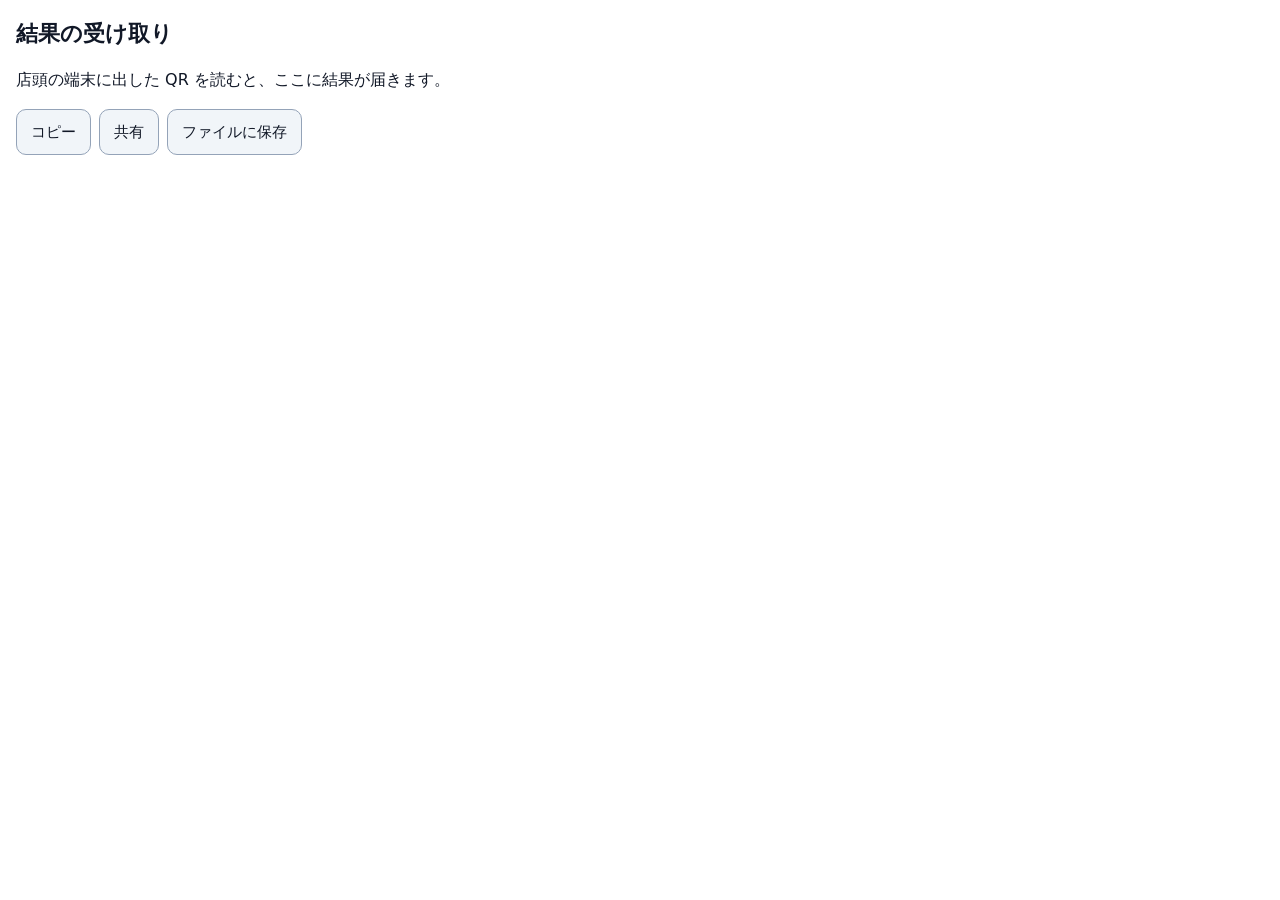
<file: r.html>
<!doctype html>
<html lang="ja">
<head>
<meta charset="utf-8">
<meta name="viewport" content="width=device-width, initial-scale=1">
<title>Duo 結果の受け取り</title>
<link rel="stylesheet" href="lab.css">
</head>
<body>
<main>
  <h1>結果の受け取り</h1>
  <p id="status"></p>
  <div class="row" id="actions" hidden>
    <button type="button" id="copy">コピー</button>
    <button type="button" id="share">共有</button>
    <a class="button" id="download" download="duo-lab.json">ファイルに保存</a>
  </div>
  <pre id="result"></pre>
</main>
<script>
  // 店頭の端末の QR から開かれる。URL の # の後ろは「受け渡しの番号.何枚目.全部で何枚.中身」。
  // 何枚かに分かれた中身をこの iPhone の中でつなぎ、全部そろったら JSON に戻して見せる。
  // 続けて読むと、同じタブで # の後ろだけが変わることがあるので、hashchange でも受け取る。
  const status = document.getElementById("status");
  let pretty = "";
  document.getElementById("copy").addEventListener("click", () => navigator.clipboard.writeText(pretty).then(() => { status.textContent = "コピーしました。"; }));
  document.getElementById("share").addEventListener("click", () => navigator.share?.({ title: "Duo 実機の確認", text: pretty }));

  function receive() {
    const [id, part, total, data] = location.hash.slice(1).split(".");
    const key = `duo-recv-${id}`;
    let store = {};
    try { store = JSON.parse(localStorage.getItem(key)) || {}; } catch {}
    if (id && part && data) {
      store[part] = data;
      try { localStorage.setItem(key, JSON.stringify(store)); } catch {}
    }
    const have = Object.keys(store).length;
    const need = Number(total || 0);
    if (!id) {
      status.textContent = "店頭の端末に出した QR を読むと、ここに結果が届きます。";
    } else if (have < need) {
      status.textContent = `${have} / ${need} 枚を受け取りました。店頭の端末で「次へ」を押して、残りの QR を読んでください。`;
    } else {
      const joined = Array.from({ length: need }, (_, i) => store[i + 1]).join("");
      const text = atob(joined.replace(/-/g, "+").replace(/_/g, "/"));
      pretty = JSON.stringify(JSON.parse(text), null, 1);
      status.textContent = `全部（${need} 枚）を受け取りました。`;
      document.getElementById("result").textContent = pretty;
      document.getElementById("actions").hidden = false;
      document.getElementById("download").href = URL.createObjectURL(new Blob([pretty], { type: "application/json" }));
    }
  }
  receive();
  addEventListener("hashchange", receive);
</script>
</body>
</html>
</file>
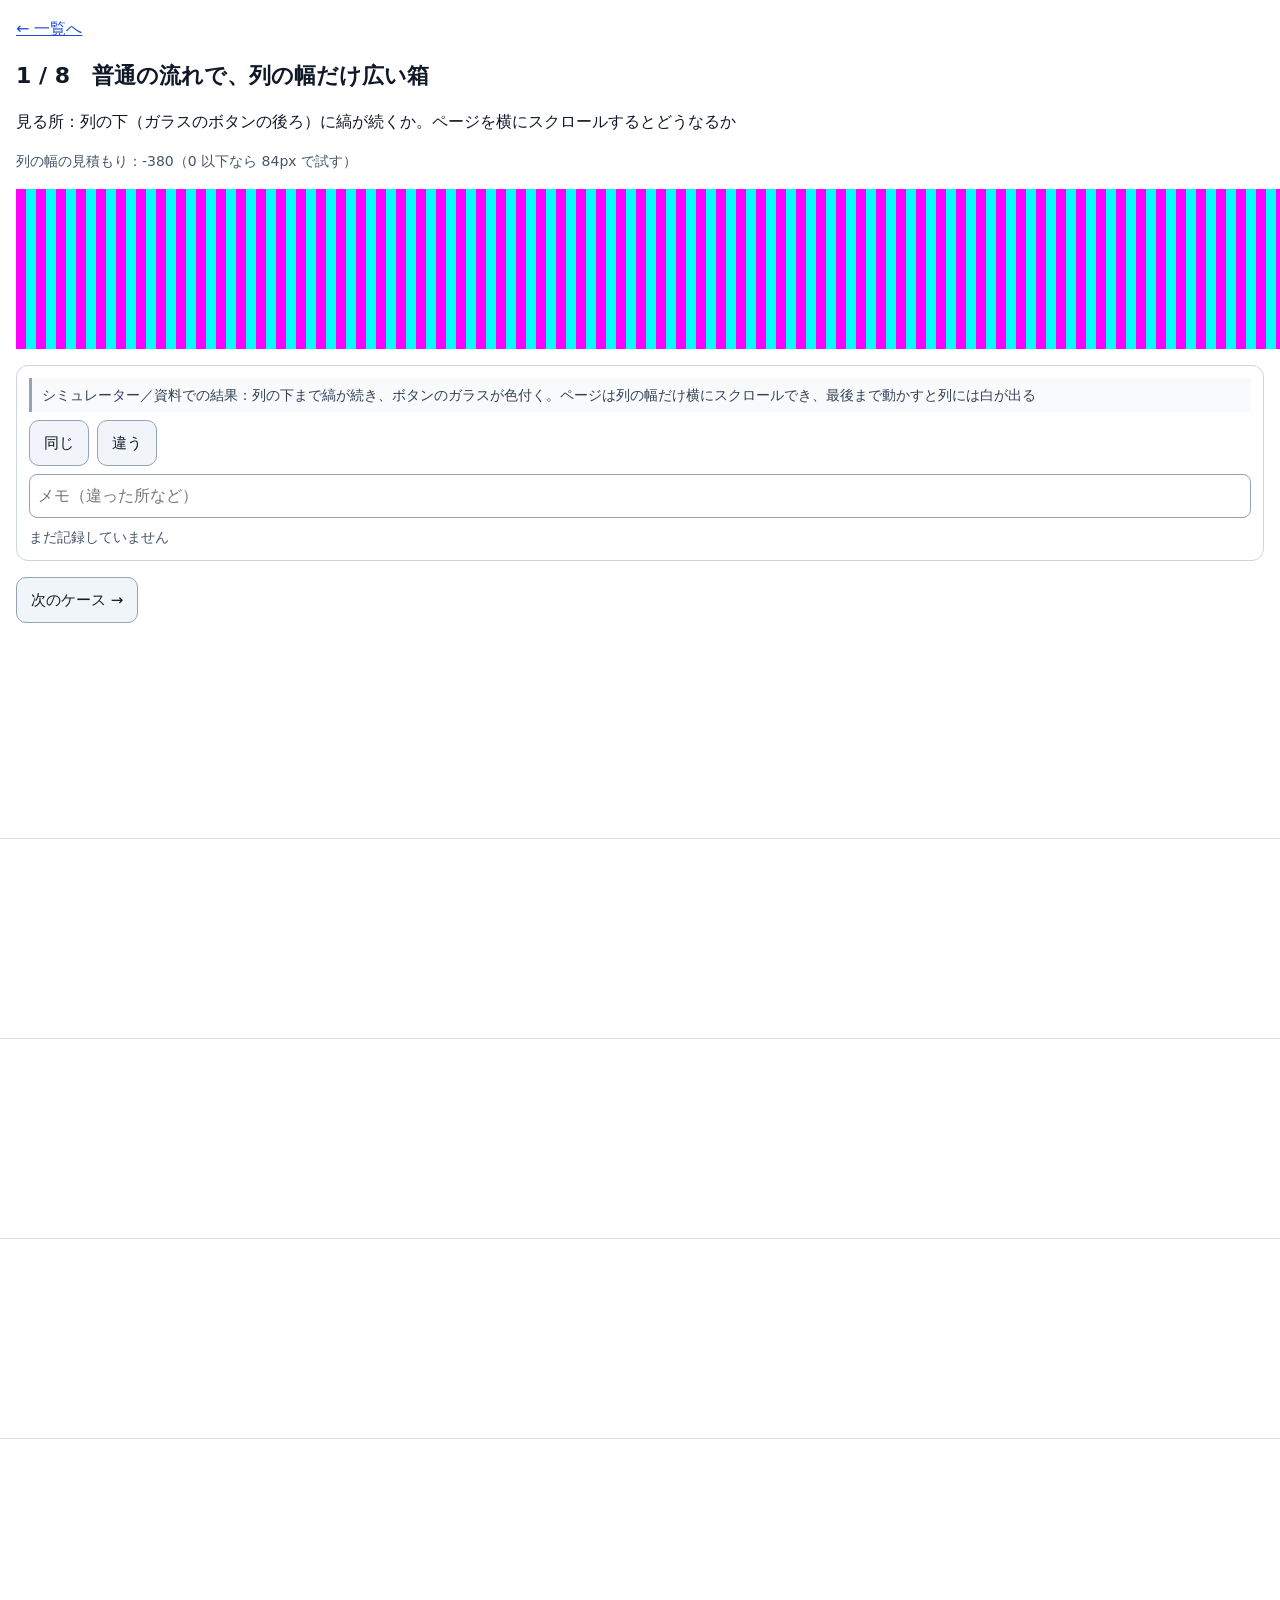
<file: under.html>
<!doctype html>
<html lang="ja">
<head>
<meta charset="utf-8">
<meta name="viewport" content="width=device-width, initial-scale=1, viewport-fit=cover">
<title>Duo 列の下</title>
<link rel="stylesheet" href="lab.css">
<style>
  /* --g は右の列の幅の見積もり（JS で入れる。入らなければ 84px）。
     縞（10px ごとのマゼンタとシアン）が列の中でも続けば本物、1色なら Safari が被せた面。 */
  :root { --g: 84px; }
  .stripes { background: repeating-linear-gradient(90deg, #ff00ff 0 10px, #00ffff 10px 20px); }
  .narrow { padding-right: 170px; }
  .wide-box { height: 160px; margin-right: calc(-1 * var(--g)); }
  .fixed-box { position: fixed; z-index: 10; top: 200px; right: calc(-1 * var(--g)); width: 220px; height: 200px; }
  .layer { position: absolute; z-index: 10; top: 0; left: 0; width: 100%; height: 0; }
  .sticky-layer { position: sticky; z-index: 10; top: 0; height: 0; }
  .clip { position: absolute; top: 0; left: 0; width: calc(100% + var(--g)); height: calc(100lvh + 160px); overflow: clip; pointer-events: none; }
  .clip > .sheet { position: absolute; top: 0; right: 0; bottom: 0; width: calc(150px + var(--g)); }
  dialog.wide-dialog { position: fixed; inset: 0 calc(-1 * var(--g)) 0 auto; width: 220px; height: auto; max-height: none; margin: 0; padding: 0; border: 0; }
  .track { display: flex; gap: 12px; }
  .track > div, .scroller > div { flex: 0 0 85%; height: 200px; border-radius: 16px; }
  .scroller { display: flex; gap: 12px; overflow-x: auto; }
</style>
</head>
<body>
<main id="main">
  <p><a href="index.html">← 一覧へ</a></p>
  <h1 id="title">列の下</h1>
  <p id="look"></p>
  <p class="muted" id="gutter"></p>
  <div id="stage"></div>
  <div id="obs"></div>
  <div class="row" id="nav"></div>
</main>
<div class="filler"></div>
<script type="module">
  import { observationBlock, gutterGuess, measure } from "./lab.js";

  const stage = document.getElementById("stage");
  const card = (className) => {
    const el = document.createElement("div");
    el.className = className;
    return el;
  };
  const CASES = [
    { id: "wide", title: "普通の流れで、列の幅だけ広い箱", look: "列の下（ガラスのボタンの後ろ）に縞が続くか。ページを横にスクロールするとどうなるか", sim: "列の下まで縞が続き、ボタンのガラスが色付く。ページは列の幅だけ横にスクロールでき、最後まで動かすと列には白が出る",
      setup: () => stage.append(card("stripes wide-box")) },
    { id: "absolute", title: "文書の中の absolute のシート（縞）", look: "列の中に縞が続くか、アドレスバーの裏まで描かれるか", sim: "列の中にも縞が続き、アドレスバーの裏まで描かれる（本物の中身）",
      setup: () => { narrow(); const layer = card("layer"); const clip = card("clip"); clip.append(card("stripes sheet")); layer.append(clip); document.body.prepend(layer); document.body.style.position = "relative"; } },
    { id: "sticky", title: "sticky の層のシート（縞）", look: "列が縞か1色か。シートの下の端", sim: "列は1色に塗られる（Safari が被せた面）。シートそのものは列の縁と、アドレスバーの上（580 付近）で切れる",
      setup: () => { narrow(); const layer = card("sticky-layer"); const clip = card("clip"); clip.append(card("stripes sheet")); layer.append(clip); document.body.prepend(layer); } },
    { id: "fixed", title: "右へはみ出す fixed の箱（縞）", look: "列の下に出るか", sim: "列の縁（382）で切れ、列の下には出ない",
      setup: () => document.body.append(card("stripes fixed-box")) },
    { id: "dialog", title: "右へはみ出す <dialog>（縞）", look: "列の下に出るか", sim: "列の縁（382）で切れ、列の下には出ない",
      setup: () => { const dialog = document.createElement("dialog"); dialog.className = "wide-dialog stripes"; dialog.addEventListener("click", () => dialog.close()); document.body.append(dialog); dialog.showModal(); } },
    { id: "track", title: "外枠が overflow: visible のカルーセル", look: "次のカードが列の下に見えるか。ページを横にドラッグできてしまうか", sim: "次のカードが列の下に見える。ページの幅が広がり、横にスクロールできてしまう",
      setup: () => { const track = card("track"); for (let i = 0; i < 4; i++) { const c = card(""); c.style.background = i % 2 ? "#00ffff" : "#ff00ff"; track.append(c); } stage.append(track); } },
    { id: "scroller", title: "overflow-x: auto のカルーセル", look: "次のカードがどこで切れるか", sim: "カルーセルの箱の端（列の縁）で切れ、列の下には出ない",
      setup: () => { const scroller = card("scroller"); for (let i = 0; i < 4; i++) { const c = card(""); c.style.background = i % 2 ? "#00ffff" : "#ff00ff"; scroller.append(c); } stage.append(scroller); } },
    { id: "zoom", title: "拡大したとき", look: "ピンチで拡大して右へ動かしたとき、列の下にも中身が見えるか", sim: "拡大すると、見える範囲の外の中身が列の下にも描かれる",
      setup: () => { const ruler = card("stripes"); ruler.style.height = "200px"; stage.append(ruler); } },
  ];
  function narrow() { document.getElementById("main").classList.add("narrow"); }

  const gutter = gutterGuess(measure());
  if (gutter > 0) document.documentElement.style.setProperty("--g", `${gutter}px`);
  document.getElementById("gutter").textContent = `列の幅の見積もり：${gutter}（0 以下なら 84px で試す）`;

  const id = new URLSearchParams(location.search).get("case") ?? CASES[0].id;
  const index = Math.max(0, CASES.findIndex((c) => c.id === id));
  const current = CASES[index];
  document.getElementById("title").textContent = `${index + 1} / ${CASES.length}　${current.title}`;
  document.getElementById("look").textContent = `見る所：${current.look}`;
  current.setup();
  observationBlock(document.getElementById("obs"), `under:${current.id}`, current.sim);
  const nav = document.getElementById("nav");
  if (index > 0) nav.insertAdjacentHTML("beforeend", `<a class="button" href="under.html?case=${CASES[index - 1].id}">← 前のケース</a>`);
  if (index < CASES.length - 1) nav.insertAdjacentHTML("beforeend", `<a class="button" href="under.html?case=${CASES[index + 1].id}">次のケース →</a>`);
</script>
</body>
</html>
</file>
<file: lab.css>
/* 確かめ用のページの共通の見た目。店頭で指で押しやすい大きさにする。
   右の列の色を確かめるページもあるので、fixed・sticky の要素はここでは作らない。 */
html { background: #ffffff; color: #111827; }
body { margin: 0; font: 16px/1.6 -apple-system, system-ui, sans-serif; }
main { display: grid; gap: 16px; padding: 16px; }
h1 { margin: 0; font-size: 22px; }
h2 { margin: 8px 0 0; font-size: 18px; }
p { margin: 0; }
a { color: #1d4ed8; }
button, .button { font: inherit; font-size: 15px; padding: 10px 14px; border-radius: 10px; border: 1px solid #94a3b8; background: #f1f5f9; color: #111827; text-decoration: none; display: inline-block; }
button:disabled { opacity: .4; }
button.on { background: #1d4ed8; border-color: #1d4ed8; color: #fff; }
.row { display: flex; flex-wrap: wrap; gap: 8px; }
.card { display: grid; gap: 8px; padding: 12px; border: 1px solid #cbd5e1; border-radius: 12px; }
.muted { color: #475569; font-size: 14px; }
.sim { font-size: 14px; color: #334155; background: #f8fafc; border-left: 3px solid #94a3b8; padding: 6px 10px; }
pre, .mono { font: 12px/1.45 ui-monospace, Menlo, monospace; white-space: pre-wrap; word-break: break-all; margin: 0; }
.qr svg { width: 100%; max-width: 360px; height: auto; background: #fff; }
.raw { max-height: 200px; overflow: auto; }
input[type="text"] { font: inherit; padding: 8px; border: 1px solid #94a3b8; border-radius: 8px; width: 100%; box-sizing: border-box; }
.filler { height: 1800px; background: repeating-linear-gradient(180deg, transparent 0 199px, rgba(0, 0, 0, .15) 199px 200px); }
</file>
